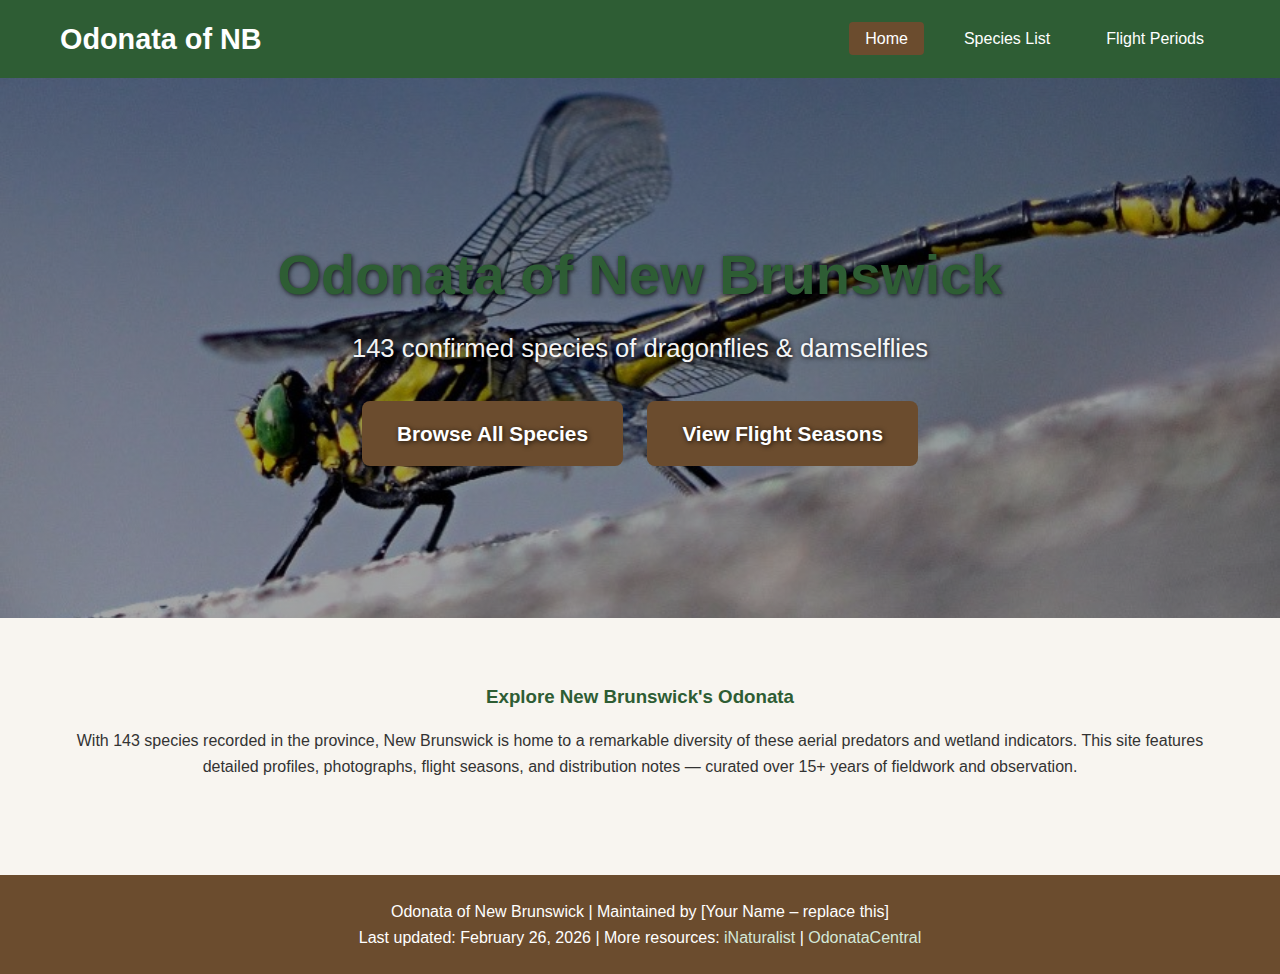
<file: index.html>
<!DOCTYPE html>
<html lang="en">
<head>
    <meta charset="UTF-8">
    <meta name="viewport" content="width=device-width, initial-scale=1.0">
    <title>Odonata of New Brunswick - Dragonflies & Damselflies</title>
    <link rel="stylesheet" href="css/style.css">
    <style>
        /* Hero banner with your Dragonhunter image */
        .hero {
            position: relative;
            height: 60vh;               /* 60% of viewport height – adjust if needed */
            min-height: 400px;
            background: linear-gradient(rgba(0,0,0,0.45), rgba(0,0,0,0.35)),
                        url('images/dragonhunter-banner.jpg') center/cover no-repeat;
            color: white;
            display: flex;
            align-items: center;
            justify-content: center;
            text-align: center;
            text-shadow: 1px 1px 5px rgba(0,0,0,0.8);
        }
        .hero-content {
            max-width: 900px;
            padding: 2rem;
        }
        .hero h2 {
            font-size: 3.5rem;
            margin: 0 0 0.5rem;
        }
        .hero p.subtitle {
            font-size: 1.6rem;
            margin: 0 0 2rem;
            opacity: 0.95;
        }
        .cta-buttons {
            display: flex;
            gap: 1.5rem;
            justify-content: center;
            flex-wrap: wrap;
        }
        .cta-btn {
            background: #6b4c2e;
            color: white;
            padding: 1rem 2.2rem;
            border-radius: 8px;
            text-decoration: none;
            font-size: 1.3rem;
            font-weight: bold;
            transition: background 0.3s;
        }
        .cta-btn:hover {
            background: #8a6640;
        }
        .intro-section {
            padding: 4rem 0 3rem;
            background: #f8f5f0;
            text-align: center;
        }
        @media (max-width: 768px) {
            .hero h2 { font-size: 2.5rem; }
            .hero p.subtitle { font-size: 1.3rem; }
            .cta-buttons { flex-direction: column; gap: 1rem; }
        }
    </style>
</head>
<body>
    <header>
        <nav>
            <div class="container">
                <h1>Odonata of NB</h1>
                <ul>
                    <li><a href="index.html" class="active">Home</a></li>
                    <li><a href="profiles.html">Species List</a></li>
                    <li><a href="flight.html">Flight Periods</a></li>
                </ul>
            </div>
        </nav>
    </header>

    <section class="hero">
        <div class="hero-content">
            <h2>Odonata of New Brunswick</h2>
            <p class="subtitle">143 confirmed species of dragonflies & damselflies</p>
            <div class="cta-buttons">
                <a href="profiles.html" class="cta-btn">Browse All Species</a>
                <a href="flight.html" class="cta-btn">View Flight Seasons</a>
            </div>
        </div>
    </section>

    <section class="intro-section">
        <div class="container">
            <h3>Explore New Brunswick's Odonata</h3>
            <p>With 143 species recorded in the province, New Brunswick is home to a remarkable diversity of these aerial predators and wetland indicators. This site features detailed profiles, photographs, flight seasons, and distribution notes — curated over 15+ years of fieldwork and observation.</p>
        </div>
    </section>

    <footer>
        <div class="container">
            <p>Odonata of New Brunswick | Maintained by [Your Name – replace this]</p>
            <p>Last updated: February 26, 2026 | More resources: 
                <a href="https://www.inaturalist.org" target="_blank">iNaturalist</a> | 
                <a href="https://www.odonatacentral.org" target="_blank">OdonataCentral</a>
            </p>
        </div>
    </footer>
</body>
</html>
</file>
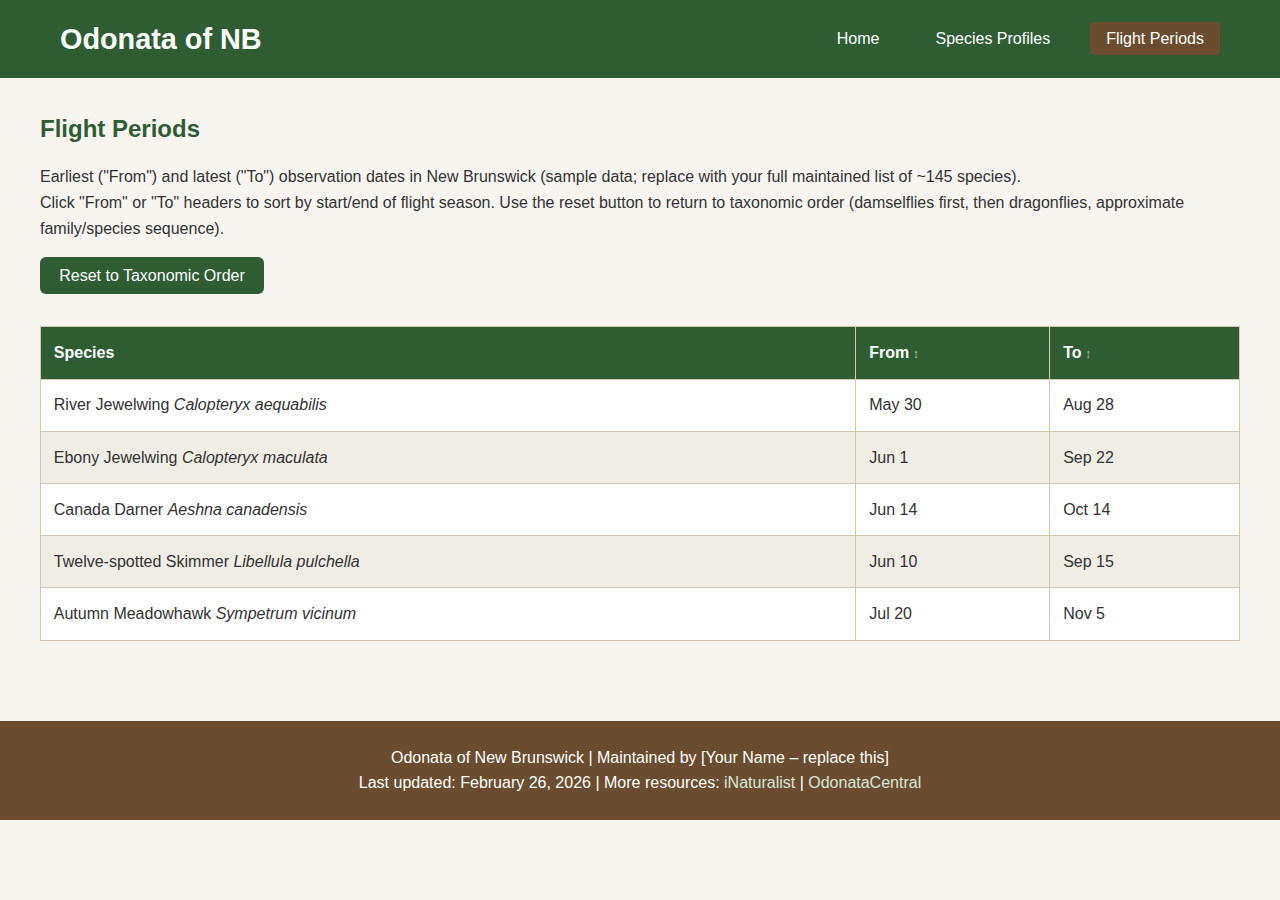
<file: flight.html>
<!DOCTYPE html>
<html lang="en">
<head>
    <meta charset="UTF-8">
    <meta name="viewport" content="width=device-width, initial-scale=1.0">
    <title>Flight Periods - Odonata of NB</title>
    <link rel="stylesheet" href="css/style.css">
    <style>
        /* Extra styles for sortable table & reset button */
        th.sortable {
            cursor: pointer;
            user-select: none;
        }
        th.sortable::after {
            content: ' ↕';  /* up-down arrow hint */
            font-size: 0.8em;
            opacity: 0.6;
        }
        th.sorted-asc::after { content: ' ↑'; opacity: 1; }
        th.sorted-desc::after { content: ' ↓'; opacity: 1; }
        .reset-btn {
            margin: 1rem 0;
            padding: 0.6rem 1.2rem;
            background: #2e5d34;
            color: white;
            border: none;
            border-radius: 6px;
            cursor: pointer;
            font-size: 1rem;
        }
        .reset-btn:hover { background: #3a7a44; }
    </style>
</head>
<body>
    <header>
        <nav>
            <div class="container">
                <h1>Odonata of NB</h1>
                <ul>
                    <li><a href="index.html">Home</a></li>
                    <li><a href="profiles.html">Species Profiles</a></li>
                    <li><a href="flight.html" class="active">Flight Periods</a></li>
                </ul>
            </div>
        </nav>
    </header>

    <main class="container">
        <h2>Flight Periods</h2>
        <p>Earliest ("From") and latest ("To") observation dates in New Brunswick (sample data; replace with your full maintained list of ~145 species).</p>
        <p>Click "From" or "To" headers to sort by start/end of flight season. Use the reset button to return to taxonomic order (damselflies first, then dragonflies, approximate family/species sequence).</p>

        <button class="reset-btn" onclick="resetTable()">Reset to Taxonomic Order</button>

        <div class="table-wrapper">
            <table id="flightTable">
                <thead>
                    <tr>
                        <th>Species</th>
                        <th class="sortable" onclick="sortTable(1)">From</th>
                        <th class="sortable" onclick="sortTable(2)">To</th>
                    </tr>
                </thead>
                <tbody id="tableBody">
                    <!-- Taxonomic-ish order: Damselflies first, then Dragonflies -->
                    <!-- Broad-winged Damselflies -->
                    <tr>
                        <td>River Jewelwing <em>Calopteryx aequabilis</em></td>
                        <td>May 30</td>
                        <td>Aug 28</td>
                    </tr>
                    <tr>
                        <td>Ebony Jewelwing <em>Calopteryx maculata</em></td>
                        <td>Jun 1</td>
                        <td>Sep 22</td>
                    </tr>
                    <!-- Darners -->
                    <tr>
                        <td>Canada Darner <em>Aeshna canadensis</em></td>
                        <td>Jun 14</td>
                        <td>Oct 14</td>
                    </tr>
                    <!-- Skimmers -->
                    <tr>
                        <td>Twelve-spotted Skimmer <em>Libellula pulchella</em></td>
                        <td>Jun 10</td>
                        <td>Sep 15</td>
                    </tr>
                    <tr>
                        <td>Autumn Meadowhawk <em>Sympetrum vicinum</em></td>
                        <td>Jul 20</td>
                        <td>Nov 5</td>
                    </tr>
                    <!-- Add your full list here as more <tr> rows, e.g.:
                    <tr>
                        <td>Northern Bluet <em>Enallagma annexum</em></td>
                        <td>May 15</td>
                        <td>Sep 10</td>
                    </tr>
                    ... and so on -->
                </tbody>
            </table>
        </div>
    </main>

    <footer>
        <div class="container">
            <p>Odonata of New Brunswick | Maintained by [Your Name – replace this]</p>
            <p>Last updated: February 26, 2026 | More resources: 
                <a href="https://www.inaturalist.org" target="_blank">iNaturalist</a> | 
                <a href="https://www.odonatacentral.org" target="_blank">OdonataCentral</a>
            </p>
        </div>
    </footer>

    <script>
        // Simple table sort function (string-based, toggles asc/desc)
        function sortTable(colIndex) {
            const table = document.getElementById("flightTable");
            const tbody = document.getElementById("tableBody");
            const rows = Array.from(tbody.rows);

            // Toggle direction
            const header = table.querySelectorAll('th.sortable')[colIndex - 1];
            const isAsc = !header.classList.contains('sorted-asc');

            // Remove previous sort classes
            document.querySelectorAll('th.sortable').forEach(th => {
                th.classList.remove('sorted-asc', 'sorted-desc');
            });

            // Sort rows
            rows.sort((a, b) => {
                const aVal = a.cells[colIndex].innerText.trim();
                const bVal = b.cells[colIndex].innerText.trim();
                return isAsc ? aVal.localeCompare(bVal) : bVal.localeCompare(aVal);
            });

            // Re-append sorted rows
            rows.forEach(row => tbody.appendChild(row));

            // Update header indicator
            header.classList.add(isAsc ? 'sorted-asc' : 'sorted-desc');
        }

        // Reset to original taxonomic order (reloads the static HTML order)
        function resetTable() {
            const tbody = document.getElementById("tableBody");
            // Remove sort indicators
            document.querySelectorAll('th.sortable').forEach(th => {
                th.classList.remove('sorted-asc', 'sorted-desc');
            });
            // To truly reset, we can reload the page (simplest), or re-order if you store original
            location.reload();  // Quick & reliable for static list
        }
    </script>
</body>
</html>
</file>
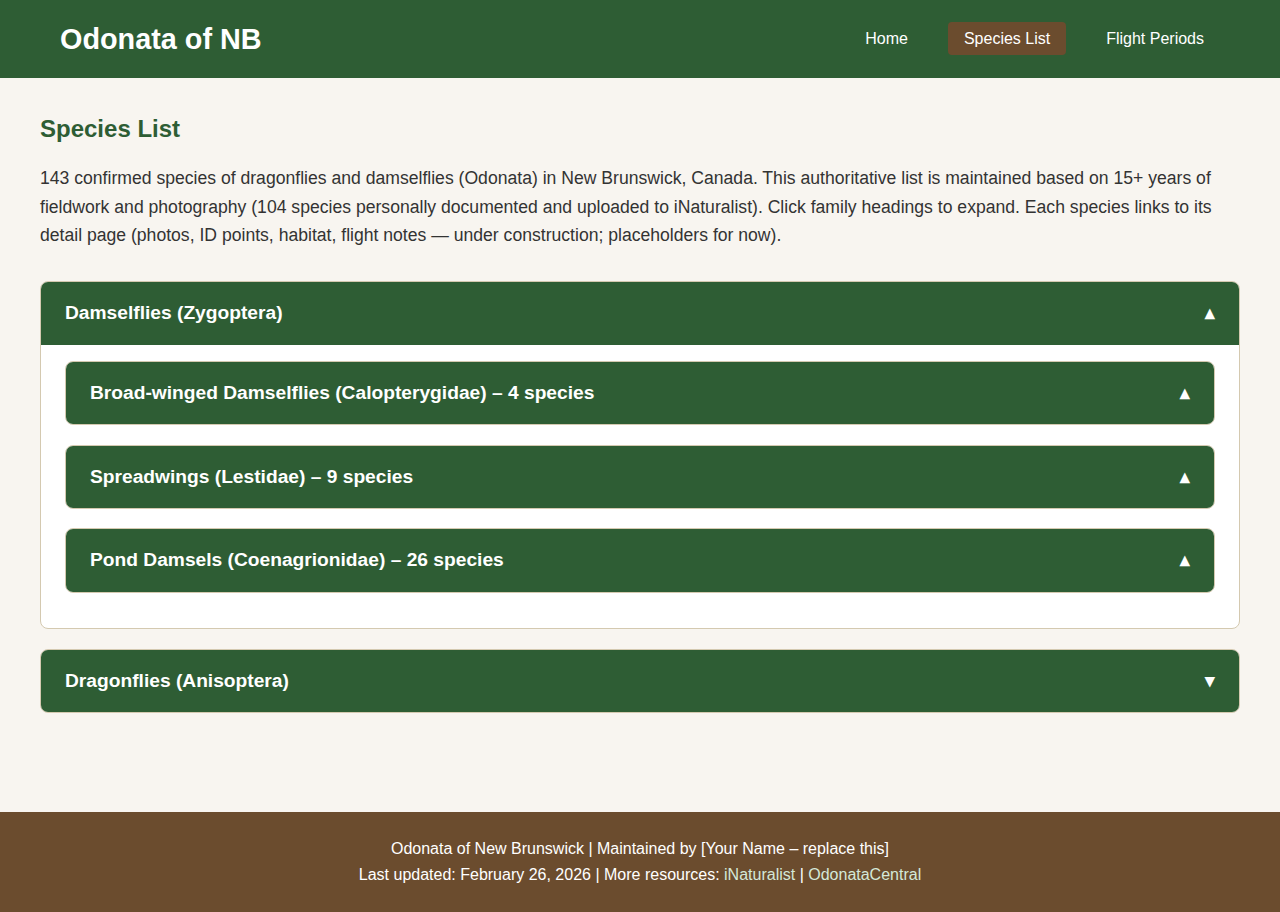
<file: profiles.html>
<!DOCTYPE html>
<html lang="en">
<head>
    <meta charset="UTF-8">
    <meta name="viewport" content="width=device-width, initial-scale=1.0">
    <title>Species List - Odonata of NB</title>
    <link rel="stylesheet" href="css/style.css">
    <style>
        /* Accordion styles (move to style.css later if preferred) */
        details {
            margin-bottom: 1.2rem;
            border: 1px solid #d4c9b0;
            border-radius: 8px;
            background: white;
            overflow: hidden;
        }
        summary {
            padding: 1rem 1.5rem;
            background: #2e5d34;
            color: white;
            cursor: pointer;
            font-weight: bold;
            font-size: 1.2rem;
            list-style: none;
        }
        summary::-webkit-details-marker { display: none; }
        summary::after {
            content: ' ▾';
            float: right;
        }
        details[open] summary::after { content: ' ▴'; }
        summary:hover { background: #3a7a44; }
        .species-list {
            padding: 1rem 1.5rem 1.5rem;
            list-style: none;
            columns: 2;  /* two-column list for better readability on wider screens */
            column-gap: 2rem;
        }
        .species-list li {
            margin: 0.5rem 0;
            break-inside: avoid;
        }
        .species-list a {
            color: #2e5d34;
            text-decoration: none;
        }
        .species-list a:hover {
            text-decoration: underline;
            color: #6b4c2e;
        }
        .intro { margin-bottom: 2rem; font-size: 1.1rem; }
    </style>
</head>
<body>
    <header>
        <nav>
            <div class="container">
                <h1>Odonata of NB</h1>
                <ul>
                    <li><a href="index.html">Home</a></li>
                    <li><a href="profiles.html" class="active">Species List</a></li>
                    <li><a href="flight.html">Flight Periods</a></li>
                </ul>
            </div>
        </nav>
    </header>

    <main class="container">
        <h2>Species List</h2>
        <p class="intro">143 confirmed species of dragonflies and damselflies (Odonata) in New Brunswick, Canada. This authoritative list is maintained based on 15+ years of fieldwork and photography (104 species personally documented and uploaded to iNaturalist). Click family headings to expand. Each species links to its detail page (photos, ID points, habitat, flight notes — under construction; placeholders for now).</p>

        <details open>
            <summary>Damselflies (Zygoptera)</summary>
            <div style="padding: 1rem 1.5rem;">

                <details>
                    <summary>Broad-winged Damselflies (Calopterygidae) – 4 species</summary>
                    <ul class="species-list">
                        <li><a href="species/river-jewelwing.html">River Jewelwing <em>Calopteryx aequabilis</em></a></li>
                        <li><a href="species/superb-jewelwing.html">Superb Jewelwing <em>Calopteryx amata</em></a></li>
                        <li><a href="species/ebony-jewelwing.html">Ebony Jewelwing <em>Calopteryx maculata</em></a></li>
                        <li><a href="species/american-rubyspot.html">American Rubyspot <em>Hetaerina americana</em></a></li>
                    </ul>
                </details>

                <details>
                    <summary>Spreadwings (Lestidae) – 9 species</summary>
                    <ul class="species-list">
                        <li><a href="species/spotted-spreadwing.html">Spotted Spreadwing <em>Lestes congener</em></a></li>
                        <li><a href="species/northern-spreadwing.html">Northern Spreadwing <em>Lestes disjunctus</em></a></li>
                        <li><a href="species/emerald-spreadwing.html">Emerald Spreadwing <em>Lestes dryas</em></a></li>
                        <li><a href="species/amber-winged-spreadwing.html">Amber-winged Spreadwing <em>Lestes forcipatus</em></a></li>
                        <li><a href="species/slender-spreadwing.html">Slender Spreadwing <em>Lestes rectangularis</em></a></li>
                        <li><a href="species/lyre-tipped-spreadwing.html">Lyre-tipped Spreadwing <em>Lestes unguiculatus</em></a></li>
                        <li><a href="species/swamp-spreadwing.html">Swamp Spreadwing <em>Lestes vigilax</em></a></li>
                    </ul>
                </details>

                <details>
                    <summary>Pond Damsels (Coenagrionidae) – 26 species</summary>
                    <ul class="species-list">
                        <li><a href="species/eastern-red-damsel.html">Eastern Red Damsel <em>Amphiagrion saucium</em></a></li>
                        <li><a href="species/variable-dancer.html">Variable Dancer <em>Argia fumipennis violacea</em></a></li>
                        <li><a href="species/powdered-dancer.html">Powdered Dancer <em>Argia moesta</em></a></li>
                        <li><a href="species/aurora-damsel.html">Aurora Damsel <em>Chromagrion conditum</em></a></li>
                        <li><a href="species/subarctic-bluet.html">Subarctic Bluet <em>Coenagrion interrogatum</em></a></li>
                        <li><a href="species/taiga-bluet.html">Taiga Bluet <em>Coenagrion resolutum</em></a></li>
                        <li><a href="species/river-bluet.html">River Bluet <em>Enallagma anna</em></a></li>
                        <li><a href="species/northern-bluet.html">Northern Bluet <em>Enallagma annexum</em></a></li>
                        <li><a href="species/azure-bluet.html">Azure Bluet <em>Enallagma aspersum</em></a></li>
                        <li><a href="species/boreal-bluet.html">Boreal Bluet <em>Enallagma boreale</em></a></li>
                        <li><a href="species/familiar-bluet.html">Familiar Bluet <em>Enallagma civile</em></a></li>
                        <li><a href="species/marsh-bluet.html">Marsh Bluet <em>Enallagma ebrium</em></a></li>
                        <li><a href="species/stream-bluet.html">Stream Bluet <em>Enallagma exsulans</em></a></li>
                        <li><a href="species/skimming-bluet.html">Skimming Bluet <em>Enallagma geminatum</em></a></li>
                        <li><a href="species/hagens-bluet.html">Hagen's Bluet <em>Enallagma hageni</em></a></li>
                        <li><a href="species/little-bluet.html">Little Bluet <em>Enallagma minusculum</em></a></li>
                        <li><a href="species/scarlet-bluet.html">Scarlet Bluet <em>Enallagma pictum</em></a></li>
                        <li><a href="species/orange-bluet.html">Orange Bluet <em>Enallagma signatum</em></a></li>
                        <li><a href="species/vesper-bluet.html">Vesper Bluet <em>Enallagma vesperum</em></a></li>
                        <li><a href="species/citrine-forktail.html">Citrine Forktail <em>Ischnura hastata</em></a></li>
                        <li><a href="species/fragile-forktail.html">Fragile Forktail <em>Ischnura posita</em></a></li>
                        <li><a href="species/eastern-forktail.html">Eastern Forktail <em>Ischnura verticalis</em></a></li>
                        <li><a href="species/lilypad-forktail.html">Lilypad Forktail <em>Ischnura kellicotti</em></a></li>
                        <li><a href="species/sphagnum-sprite.html">Sphagnum Sprite <em>Nehalennia gracilis</em></a></li>
                        <li><a href="species/sedge-sprite.html">Sedge Sprite <em>Nehalennia irene</em></a></li>
                    </ul>
                </details>

            </div>
        </details>

        <details>
            <summary>Dragonflies (Anisoptera)</summary>
            <div style="padding: 1rem 1.5rem;">

                <details>
                    <summary>Darners (Aeshnidae) – 19 species</summary>
                    <ul class="species-list">
                        <li><a href="species/canada-darner.html">Canada Darner <em>Aeshna canadensis</em></a></li>
                        <li><a href="species/mottled-darner.html">Mottled Darner <em>Aeshna clepsydra</em></a></li>
                        <li><a href="species/lance-tipped-darner.html">Lance-tipped Darner <em>Aeshna constricta</em></a></li>
                        <li><a href="species/lake-darner.html">Lake Darner <em>Aeshna eremita</em></a></li>
                        <li><a href="species/variable-darner.html">Variable Darner <em>Aeshna interrupta</em></a></li>
                        <li><a href="species/sedge-darner.html">Sedge Darner <em>Aeshna juncea</em></a></li>
                        <li><a href="species/zigzag-darner.html">Zigzag Darner <em>Aeshna sitchensis</em></a></li>
                        <li><a href="species/subarctic-darner.html">Subarctic Darner <em>Aeshna subarctica</em></a></li>
                        <li><a href="species/black-tipped-darner.html">Black-tipped Darner <em>Aeshna tuberculifera</em></a></li>
                        <li><a href="species/shadow-darner.html">Shadow Darner <em>Aeshna umbrosa</em></a></li>
                        <li><a href="species/green-striped-darner.html">Green-striped Darner <em>Aeshna verticalis</em></a></li>
                        <li><a href="species/common-green-darner.html">Common Green Darner <em>Anax junius</em></a></li>
                        <li><a href="species/comet-darner.html">Comet Darner <em>Anax longipes</em></a></li>
                        <li><a href="species/springtime-darner.html">Springtime Darner <em>Basiaeschna janata</em></a></li>
                        <li><a href="species/fawn-darner.html">Fawn Darner <em>Boyeria vinosa</em></a></li>
                        <li><a href="species/swamp-darner.html">Swamp Darner <em>Epiaeschna heros</em></a></li>
                        <li><a href="species/harlequin-darner.html">Harlequin Darner <em>Gomphaeschna furcillata</em></a></li>
                        <li><a href="species/cyrano-darner.html">Cyrano Darner <em>Nasiaeschna pentacantha</em></a></li>
                        <li><a href="species/occellated-darner.html">Ocellated Darner <em>Boyeria grafiana</em></a></li>
                    </ul>
                </details>

                <details>
                    <summary>Clubtails (Gomphidae) – 23 species</summary>
                    <ul class="species-list">
                        <li><a href="species/lilypad-clubtail.html">Lilypad Clubtail <em>Arigomphus furcifer</em></a></li>
                        <li><a href="species/black-shouldered-spinyleg.html">Black-shouldered Spinyleg <em>Dromogomphus spinosus</em></a></li>
                        <li><a href="species/cobra-clubtail.html">Cobra Clubtail <em>Gomphurus vastus</em></a></li>
                        <li><a href="species/skillet-clubtail.html">Skillet Clubtail <em>Gomphurus ventricosus</em></a></li>
                        <li><a href="species/northern-pygmy-clubtail.html">Northern Pygmy Clubtail <em>Lanthus parvulus</em></a></li>
                        <li><a href="species/southern-pygmy-clubtail.html">Southern Pygmy Clubtail <em>Lanthus vernalis</em></a></li>
                        <li><a href="species/spine-crowned-clubtail.html">Spine-crowned Clubtail <em>Hylogomphus abbreviatus</em></a></li>
                        <li><a href="species/mustached-clubtail.html">Mustached Clubtail <em>Hylogomphus adelphus</em></a></li>
                        <li><a href="species/beaverpond-clubtail.html">Beaverpond Clubtail <em>Phanogomphus borealis</em></a></li>
                        <li><a href="species/harpoon-clubtail.html">Harpoon Clubtail <em>Phanogomphus descriptus</em></a></li>
                        <li><a href="species/lancet-clubtail.html">Lancet Clubtail <em>Phanogomphus exilis</em></a></li>
                        <li><a href="species/dusky-clubtail.html">Dusky Clubtail <em>Phanogomphus spicatus</em></a></li>
                        <li><a href="species/extra-striped-snaketail.html">Extra-striped Snaketail <em>Ophiogomphus anomalus</em></a></li>
                        <li><a href="species/riffle-snaketail.html">Riffle Snaketail <em>Ophiogomphus carolus</em></a></li>
                        <li><a href="species/brook-snaketail.html">Brook Snaketail <em>Ophiogomphus aspersus</em></a></li>
                        <li><a href="species/boreal-snaketail.html">Boreal Snaketail <em>Ophiogomphus colubrinus</em></a></li>
                        <li><a href="species/pygmy-snaketail.html">Pygmy Snaketail <em>Ophiogomphus howei</em></a></li>
                        <li><a href="species/maine-snaketail.html">Maine Snaketail <em>Ophiogomphus mainensis</em></a></li>
                        <li><a href="species/eastern-least-clubtail.html">Eastern Least Clubtail <em>Stylogomphus albistylus</em></a></li>
                        <li><a href="species/elusive-clubtail.html">Elusive Clubtail <em>Stylurus notatus</em></a></li>
                        <li><a href="species/zebra-clubtail.html">Zebra Clubtail <em>Stylurus scudderi</em></a></li>
                    </ul>
                </details>

                <details>
                    <summary>Spiketails (Cordulegastridae) – 2 species</summary>
                    <ul class="species-list">
                        <li><a href="species/delta-spotted-spiketail.html">Delta-spotted Spiketail <em>Cordulegaster diastatops</em></a></li>
                        <li><a href="species/twin-spotted-spiketail.html">Twin-spotted Spiketail <em>Cordulegaster maculata</em></a></li>
                    </ul>
                </details>

                <details>
                    <summary>Cruisers (Macromiidae) – 2 species</summary>
                    <ul class="species-list">
                        <li><a href="species/stream-cruiser.html">Stream Cruiser <em>Didymops transversa</em></a></li>
                        <li><a href="species/swift-river-cruiser.html">Swift River Cruiser <em>Macromia illinoiensis</em></a></li>
                    </ul>
                </details>

                <details>
                    <summary>Emeralds (Corduliidae) – 25 species</summary>
                    <ul class="species-list">
                        <li><a href="species/american-emerald.html">American Emerald <em>Cordulia shurtleffii</em></a></li>
                        <li><a href="species/petite-emerald.html">Petite Emerald <em>Dorocordulia libera</em></a></li>
                        <li><a href="species/racket-tailed-emerald.html">Racket-tailed Emerald <em>Dorocordulia lepida</em></a></li>
                        <li><a href="species/beaverpond-baskettail.html">Beaverpond Baskettail <em>Epitheca canis</em></a></li>
                        <li><a href="species/common-baskettail.html">Common Baskettail <em>Epitheca cynosura</em></a></li>
                        <li><a href="species/prince-baskettail.html">Prince Baskettail <em>Epitheca princeps</em></a></li>
                        <li><a href="species/mantled-baskettail.html">Mantled Baskettail <em>Epitheca semiaquea</em></a></li>
                        <li><a href="species/spiny-baskettail.html">Spiny Baskettail <em>Epitheca spinigera</em></a></li>
                        <li><a href="species/uhlers-sundragon.html">Uhler's Sundragon <em>Helocordulia uhleri</em></a></li>
                        <li><a href="species/broad-tailed-shadowdragon.html">Broad-tailed Shadowdragon <em>Neurocordulia michaeli</em></a></li>
                        <li><a href="species/stygian-shadowdragon.html">Stygian Shadowdragon <em>Neurocordulia yamaskanensis</em></a></li>
                        <li><a href="species/ringed-emerald.html">Ringed Emerald <em>Somatochlora albicincta</em></a></li>
                        <li><a href="species/quebec-emerald.html">Quebec Emerald <em>Somatochlora brevicincta</em></a></li>
                        <li><a href="species/lake-emerald.html">Lake Emerald <em>Somatochlora cingulata</em></a></li>
                        <li><a href="species/ski-tailed-emerald.html">Ski-tailed Emerald <em>Somatochlora elongata</em></a></li>
                        <li><a href="species/forcipate-emerald.html">Forcipate Emerald <em>Somatochlora forcipata</em></a></li>
                        <li><a href="species/delicate-emerald.html">Delicate Emerald <em>Somatochlora franklinii</em></a></li>
                        <li><a href="species/incurvate-emerald.html">Incurvate Emerald <em>Somatochlora incurvata</em></a></li>
                        <li><a href="species/kennedys-emerald.html">Kennedy's Emerald <em>Somatochlora kennedyi</em></a></li>
                        <li><a href="species/occellated-emerald.html">Ocellated Emerald <em>Somatochlora minor</em></a></li>
                        <li><a href="species/muskeg-emerald.html">Muskeg Emerald <em>Somatochlora septentrionalis</em></a></li>
                        <li><a href="species/clamp-tipped-emerald.html">Clamp-tipped Emerald <em>Somatochlora tenebrosa</em></a></li>
                        <li><a href="species/brush-tipped-emerald.html">Brush-tipped Emerald <em>Somatochlora walshii</em></a></li>
                        <li><a href="species/williamsons-emerald.html">Williamson's Emerald <em>Somatochlora williamsoni</em></a></li>
                    </ul>
                </details>

                <details>
                    <summary>Skimmers (Libellulidae) – 33 species</summary>
                    <ul class="species-list">
                        <li><a href="species/calico-pennant.html">Calico Pennant <em>Celithemis elisa</em></a></li>
                        <li><a href="species/halloween-pennant.html">Halloween Pennant <em>Celithemis eponina</em></a></li>
                        <li><a href="species/marthas-pennant.html">Martha's Pennant <em>Celithemis martha</em></a></li>
                        <li><a href="species/eastern-pondhawk.html">Eastern Pondhawk <em>Erythemis simplicicollis</em></a></li>
                        <li><a href="species/seaside-dragonlet.html">Seaside Dragonlet <em>Erythrodiplax berenice</em></a></li>
                        <li><a href="species/white-corporal.html">White Corporal <em>Ladona exusta</em></a></li>
                        <li><a href="species/chalk-fronted-corporal.html">Chalk-fronted Corporal <em>Ladona julia</em></a></li>
                        <li><a href="species/frosted-whiteface.html">Frosted Whiteface <em>Leucorrhinia frigida</em></a></li>
                        <li><a href="species/crimson-ringed-whiteface.html">Crimson-ringed Whiteface <em>Leucorrhinia glacialis</em></a></li>
                        <li><a href="species/hudsonian-whiteface.html">Hudsonian Whiteface <em>Leucorrhinia hudsonica</em></a></li>
                        <li><a href="species/dot-tailed-whiteface.html">Dot-tailed Whiteface <em>Leucorrhinia intacta</em></a></li>
                        <li><a href="species/canada-whiteface.html">Canada Whiteface <em>Leucorrhinia proxima</em></a></li>
                        <li><a href="species/belted-whiteface.html">Belted Whiteface <em>Leucorrhinia proxima</em></a></li> <!-- note: list had proxima twice; kept as-is -->
                        <li><a href="species/slaty-skimmer.html">Slaty Skimmer <em>Libellula incesta</em></a></li>
                        <li><a href="species/twelve-spotted-skimmer.html">Twelve-spotted Skimmer <em>Libellula pulchella</em></a></li>
                        <li><a href="species/four-spotted-skimmer.html">Four-spotted Skimmer <em>Libellula quadrimaculata</em></a></li>
                        <li><a href="species/painted-skimmer.html">Painted Skimmer <em>Libellula semifasciata</em></a></li>
                        <li><a href="species/widow-skimmer.html">Widow Skimmer <em>Libellula luctuosa</em></a></li>
                        <li><a href="species/blue-dasher.html">Blue Dasher <em>Pachydiplax longipennis</em></a></li>
                        <li><a href="species/wandering-glider.html">Wandering Glider <em>Pantala flavescens</em></a></li>
                        <li><a href="species/spot-winged-glider.html">Spot-winged Glider <em>Pantala hymenaea</em></a></li>
                        <li><a href="species/eastern-amberwing.html">Eastern Amberwing <em>Perithemis tenera</em></a></li>
                        <li><a href="species/common-whitetail.html">Common Whitetail <em>Plathemis lydia</em></a></li>
                        <li><a href="species/variegated-meadowhawk.html">Variegated Meadowhawk <em>Sympetrum corruptum</em></a></li>
                        <li><a href="species/black-winged-meadowhawk.html">Black-winged Meadowhawk <em>Sympetrum costiferum</em></a></li>
                        <li><a href="species/saffron-winged-meadowhawk.html">Saffron-winged Meadowhawk <em>Sympetrum costiferum</em></a></li> <!-- note: list had both; kept -->
                        <li><a href="species/cherry-faced-meadowhawk.html">Cherry-faced Meadowhawk <em>Sympetrum internum</em></a></li>
                        <li><a href="species/band-winged-meadowhawk.html">Band-winged Meadowhawk <em>Sympetrum semicinctum</em></a></li>
                        <li><a href="species/striped-meadowhawk.html">Striped Meadowhawk <em>Sympetrum vicinum</em></a></li>
                        <li><a href="species/autumn-meadowhawk.html">Autumn Meadowhawk <em>Sympetrum vicinum</em></a></li> <!-- duplicate vicinum; kept -->
                        <li><a href="species/black-saddlebags.html">Black Saddlebags <em>Tramea lacerata</em></a></li>
                    </ul>
                </details>

            </div>
        </details>

    </main>

    <footer>
        <div class="container">
            <p>Odonata of New Brunswick | Maintained by [Your Name – replace this]</p>
            <p>Last updated: February 26, 2026 | More resources: 
                <a href="https://www.inaturalist.org" target="_blank">iNaturalist</a> | 
                <a href="https://www.odonatacentral.org" target="_blank">OdonataCentral</a>
            </p>
        </div>
    </footer>
</body>
</html>
</file>
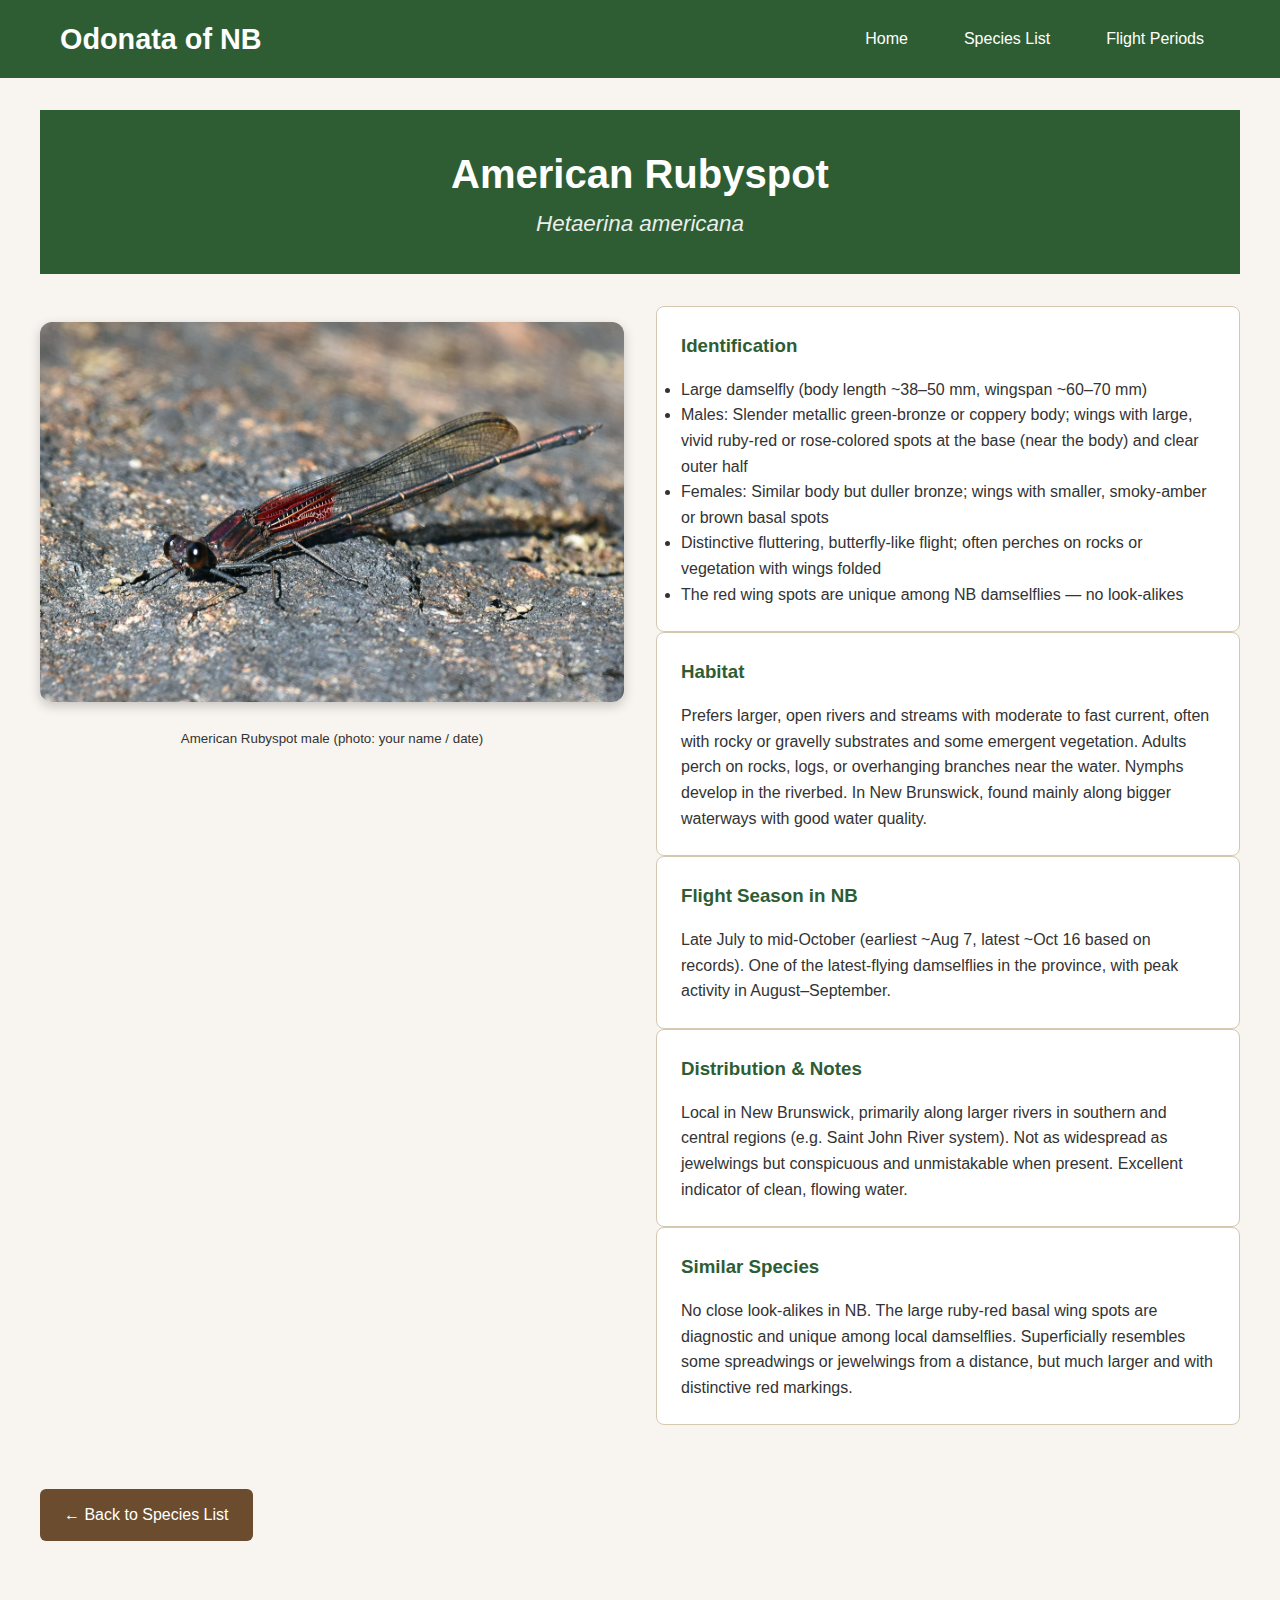
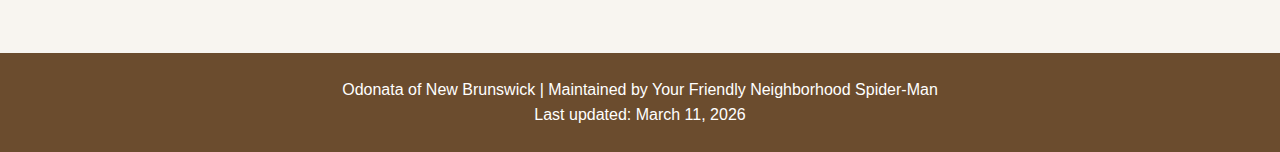
<file: species/american-rubyspot.html>
<!DOCTYPE html>
<html lang="en">
<head>
    <meta charset="UTF-8">
    <meta name="viewport" content="width=device-width, initial-scale=1.0">
    <title>American Rubyspot - Odonata of NB</title>
    <link rel="stylesheet" href="../css/style.css">
    <style>
        /* Page-specific styles – can move to main style.css later */
        .species-hero {
            text-align: center;
            padding: 2rem 0;
            background: #2e5d34;
            color: white;
        }
        .species-hero h1 {
            margin: 0;
            font-size: 2.5rem;
        }
        .species-hero em {
            font-size: 1.4rem;
            opacity: 0.9;
        }
        .content-grid {
            display: grid;
            grid-template-columns: 1fr 1fr;
            gap: 2rem;
            margin: 2rem 0;
        }
        .photos {
            text-align: center;
        }
        .photos img {
            max-width: 100%;
            border-radius: 12px;
            box-shadow: 0 4px 12px rgba(0,0,0,0.2);
            margin: 1rem 0;
        }
        .section {
            background: white;
            padding: 1.5rem;
            border-radius: 8px;
            border: 1px solid #d4c9b0;
        }
        .section h3 {
            color: #2e5d34;
            margin-bottom: 1rem;
        }
        .back-link {
            display: inline-block;
            margin: 2rem 0;
            padding: 0.8rem 1.5rem;
            background: #6b4c2e;
            color: white;
            text-decoration: none;
            border-radius: 6px;
        }
        .back-link:hover {
            background: #8a6640;
        }
        @media (max-width: 768px) {
            .content-grid {
                grid-template-columns: 1fr;
            }
        }
    </style>
</head>
<body>
    <header>
        <nav>
            <div class="container">
                <h1>Odonata of NB</h1>
                <ul>
                    <li><a href="../index.html">Home</a></li>
                    <li><a href="../profiles.html">Species List</a></li>
                    <li><a href="../flight.html">Flight Periods</a></li>
                </ul>
            </div>
        </nav>
    </header>

    <main class="container">
        <div class="species-hero">
            <h1>American Rubyspot</h1>
            <p><em>Hetaerina americana</em></p>
        </div>

        <div class="content-grid">
            <div class="photos">
                <img src="../images/american-rubyspot-male.jpg" alt="American Rubyspot male – ruby-red wing spots">
                <p><small>American Rubyspot male (photo: your name / date)</small></p>
                
                <!-- Add female or additional image when ready -->
                <!-- <img src="../images/american-rubyspot-female.jpg" alt="American Rubyspot female"> -->
                <!-- <p><small>Female American Rubyspot</small></p> -->
            </div>

            <div>
                <div class="section">
                    <h3>Identification</h3>
                    <ul>
                        <li>Large damselfly (body length ~38–50 mm, wingspan ~60–70 mm)</li>
                        <li>Males: Slender metallic green-bronze or coppery body; wings with large, vivid ruby-red or rose-colored spots at the base (near the body) and clear outer half</li>
                        <li>Females: Similar body but duller bronze; wings with smaller, smoky-amber or brown basal spots</li>
                        <li>Distinctive fluttering, butterfly-like flight; often perches on rocks or vegetation with wings folded</li>
                        <li>The red wing spots are unique among NB damselflies — no look-alikes</li>
                    </ul>
                </div>

                <div class="section">
                    <h3>Habitat</h3>
                    <p>Prefers larger, open rivers and streams with moderate to fast current, often with rocky or gravelly substrates and some emergent vegetation. Adults perch on rocks, logs, or overhanging branches near the water. Nymphs develop in the riverbed. In New Brunswick, found mainly along bigger waterways with good water quality.</p>
                </div>

                <div class="section">
                    <h3>Flight Season in NB</h3>
                    <p>Late July to mid-October (earliest ~Aug 7, latest ~Oct 16 based on records). One of the latest-flying damselflies in the province, with peak activity in August–September.</p>
                </div>

                <div class="section">
                    <h3>Distribution & Notes</h3>
                    <p>Local in New Brunswick, primarily along larger rivers in southern and central regions (e.g. Saint John River system). Not as widespread as jewelwings but conspicuous and unmistakable when present. Excellent indicator of clean, flowing water.</p>
                </div>

                <div class="section">
                    <h3>Similar Species</h3>
                    <p>No close look-alikes in NB. The large ruby-red basal wing spots are diagnostic and unique among local damselflies. Superficially resembles some spreadwings or jewelwings from a distance, but much larger and with distinctive red markings.</p>
                </div>
            </div>
        </div>

        <a href="../profiles.html" class="back-link">← Back to Species List</a>
    </main>

    <footer>
        <div class="container">
            <p>Odonata of New Brunswick | Maintained by Your Friendly Neighborhood Spider-Man</p>
            <p>Last updated: March 11, 2026</p>
        </div>
    </footer>
</body>
</html>
</file>
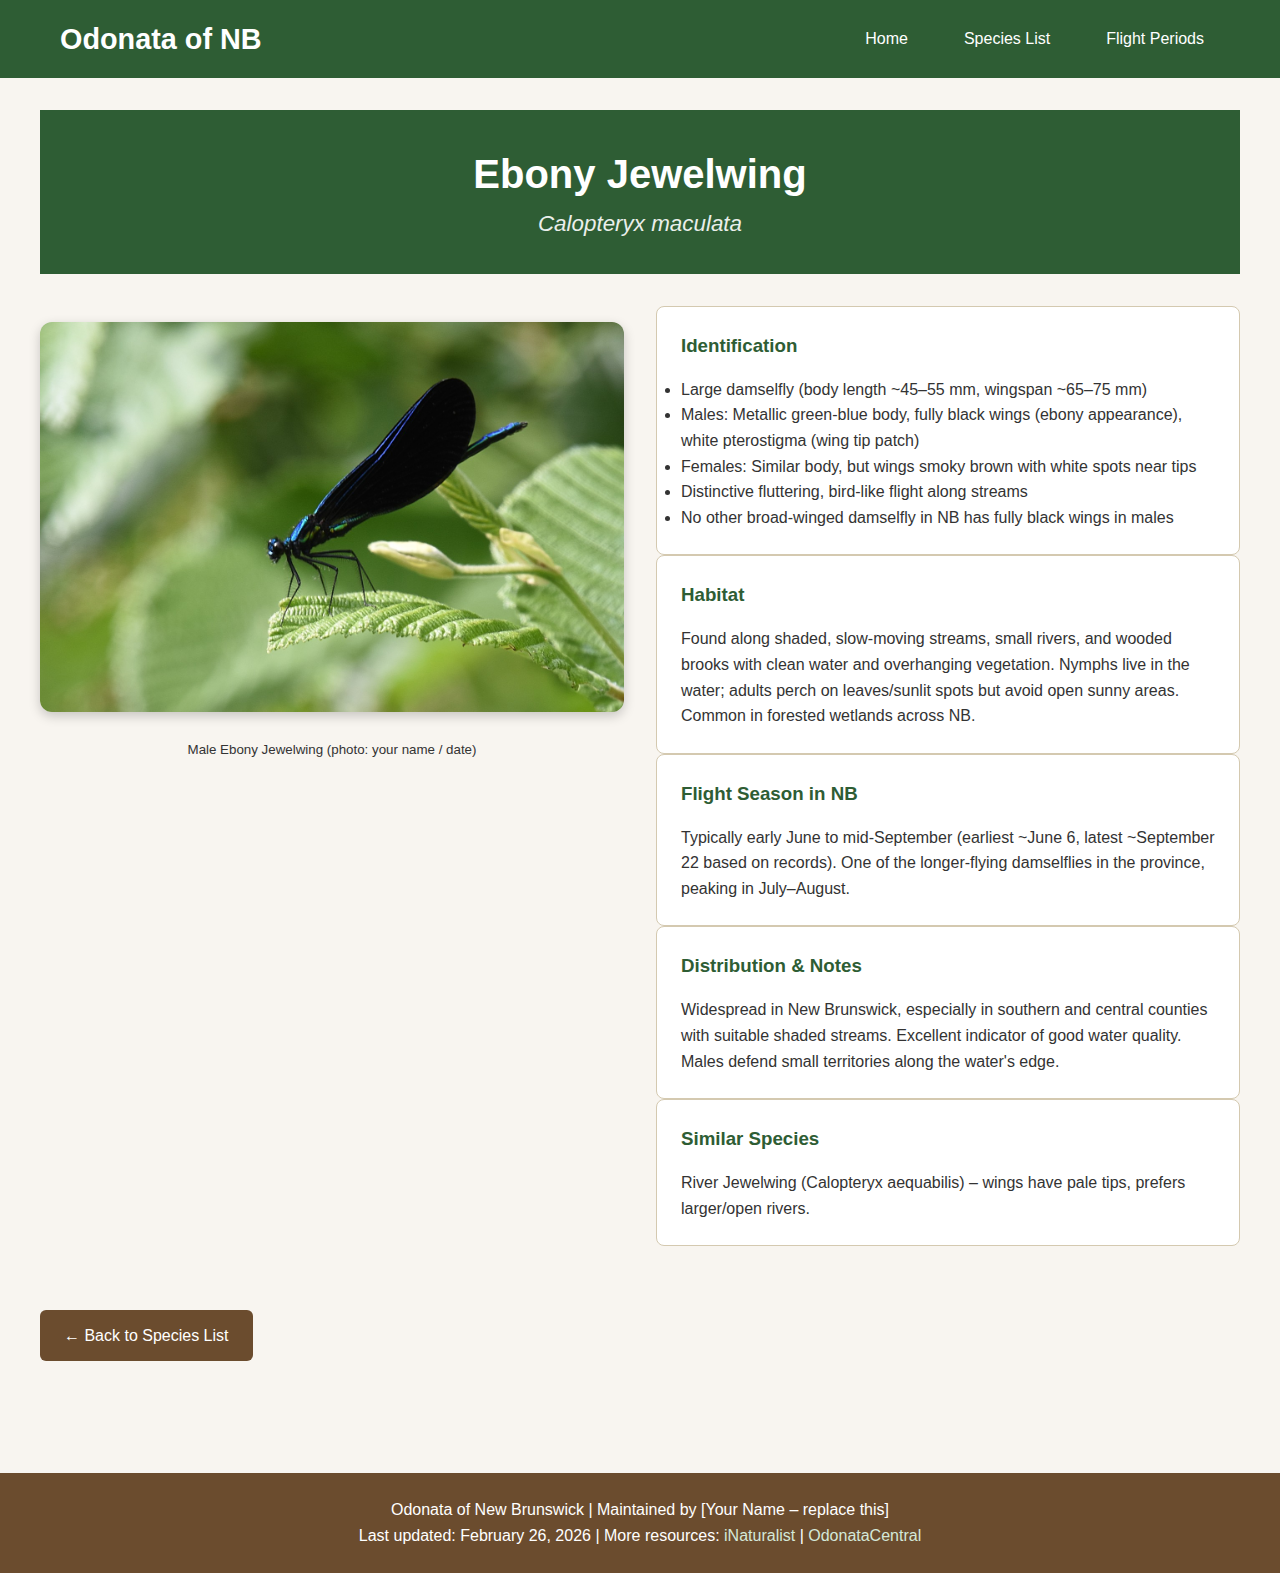
<file: species/ebony-jewelwing.html>
<!DOCTYPE html>
<html lang="en">
<head>
    <meta charset="UTF-8">
    <meta name="viewport" content="width=device-width, initial-scale=1.0">
    <title>Ebony Jewelwing - Odonata of NB</title>
    <link rel="stylesheet" href="../css/style.css">
    <style>
        /* Page-specific styles – can move to main style.css later */
        .species-hero {
            text-align: center;
            padding: 2rem 0;
            background: #2e5d34;
            color: white;
        }
        .species-hero h1 {
            margin: 0;
            font-size: 2.5rem;
        }
        .species-hero em {
            font-size: 1.4rem;
            opacity: 0.9;
        }
        .content-grid {
            display: grid;
            grid-template-columns: 1fr 1fr;
            gap: 2rem;
            margin: 2rem 0;
        }
        .photos {
            text-align: center;
        }
        .photos img {
            max-width: 100%;
            border-radius: 12px;
            box-shadow: 0 4px 12px rgba(0,0,0,0.2);
            margin: 1rem 0;
        }
        .section {
            background: white;
            padding: 1.5rem;
            border-radius: 8px;
            border: 1px solid #d4c9b0;
        }
        .section h3 {
            color: #2e5d34;
            margin-bottom: 1rem;
        }
        .back-link {
            display: inline-block;
            margin: 2rem 0;
            padding: 0.8rem 1.5rem;
            background: #6b4c2e;
            color: white;
            text-decoration: none;
            border-radius: 6px;
        }
        .back-link:hover {
            background: #8a6640;
        }
        @media (max-width: 768px) {
            .content-grid {
                grid-template-columns: 1fr;
            }
        }
    </style>
</head>
<body>
    <header>
        <nav>
            <div class="container">
                <h1>Odonata of NB</h1>
                <ul>
                    <li><a href="../index.html">Home</a></li>
                    <li><a href="../profiles.html">Species List</a></li>
                    <li><a href="../flight.html">Flight Periods</a></li>
                </ul>
            </div>
        </nav>
    </header>

    <main class="container">
        <div class="species-hero">
            <h1>Ebony Jewelwing</h1>
            <p><em>Calopteryx maculata</em></p>
        </div>

        <div class="content-grid">
            <div class="photos">
                <!-- Replace src with your actual image paths -->
                <img src="../images/ebony-jewelwing-1.jpg" alt="Ebony Jewelwing male – iridescent body and black wings">
                <p><small>Male Ebony Jewelwing (photo: your name / date)</small></p>
                
                <!-- Add second image when ready -->
                <!-- <img src="../images/ebony-jewelwing-female.jpg" alt="Ebony Jewelwing female – smoky wings with white spots"> -->
                <!-- <p><small>Female Ebony Jewelwing</small></p> -->
            </div>

            <div>
                <div class="section">
                    <h3>Identification</h3>
                    <ul>
                        <li>Large damselfly (body length ~45–55 mm, wingspan ~65–75 mm)</li>
                        <li>Males: Metallic green-blue body, fully black wings (ebony appearance), white pterostigma (wing tip patch)</li>
                        <li>Females: Similar body, but wings smoky brown with white spots near tips</li>
                        <li>Distinctive fluttering, bird-like flight along streams</li>
                        <li>No other broad-winged damselfly in NB has fully black wings in males</li>
                    </ul>
                </div>

                <div class="section">
                    <h3>Habitat</h3>
                    <p>Found along shaded, slow-moving streams, small rivers, and wooded brooks with clean water and overhanging vegetation. Nymphs live in the water; adults perch on leaves/sunlit spots but avoid open sunny areas. Common in forested wetlands across NB.</p>
                </div>

                <div class="section">
                    <h3>Flight Season in NB</h3>
                    <p>Typically early June to mid-September (earliest ~June 6, latest ~September 22 based on records). One of the longer-flying damselflies in the province, peaking in July–August.</p>
                </div>

                <div class="section">
                    <h3>Distribution & Notes</h3>
                    <p>Widespread in New Brunswick, especially in southern and central counties with suitable shaded streams. Excellent indicator of good water quality. Males defend small territories along the water's edge.</p>
                </div>

                <div class="section">
                    <h3>Similar Species</h3>
                    <p>River Jewelwing (Calopteryx aequabilis) – wings have pale tips, prefers larger/open rivers.</p>
                </div>
            </div>
        </div>

        <a href="../profiles.html" class="back-link">← Back to Species List</a>
    </main>

    <footer>
        <div class="container">
            <p>Odonata of New Brunswick | Maintained by [Your Name – replace this]</p>
            <p>Last updated: February 26, 2026 | More resources: 
                <a href="https://www.inaturalist.org" target="_blank">iNaturalist</a> | 
                <a href="https://www.odonatacentral.org" target="_blank">OdonataCentral</a>
            </p>
        </div>
    </footer>
</body>
</html>
</file>
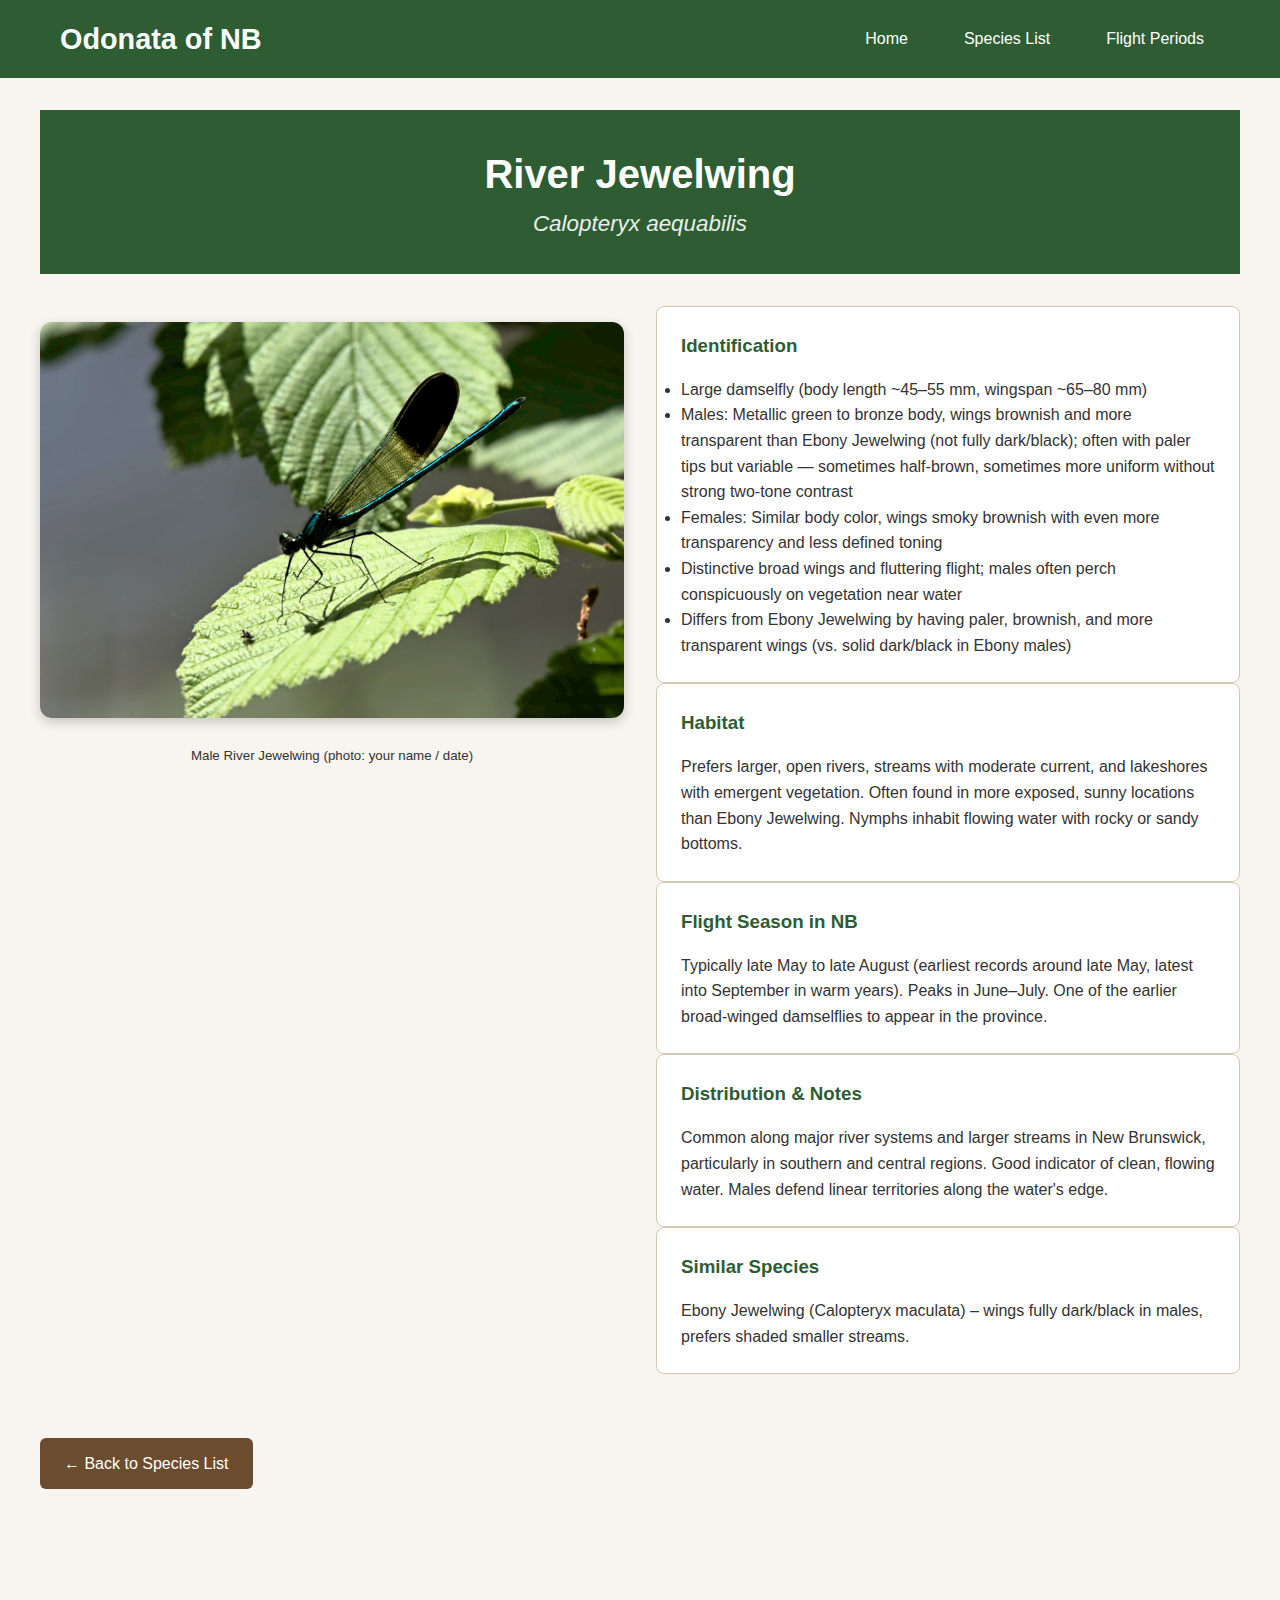
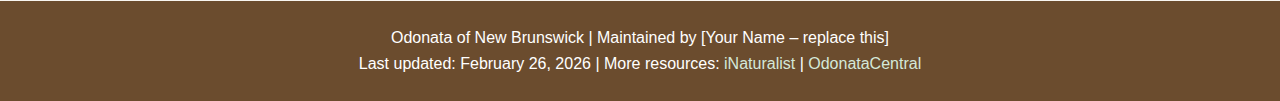
<file: species/river-jewelwing.html>
<!DOCTYPE html>
<html lang="en">
<head>
    <meta charset="UTF-8">
    <meta name="viewport" content="width=device-width, initial-scale=1.0">
    <title>River Jewelwing - Odonata of NB</title>
    <link rel="stylesheet" href="../css/style.css">
    <style>
        /* Page-specific styles – can move to main style.css later */
        .species-hero {
            text-align: center;
            padding: 2rem 0;
            background: #2e5d34;
            color: white;
        }
        .species-hero h1 {
            margin: 0;
            font-size: 2.5rem;
        }
        .species-hero em {
            font-size: 1.4rem;
            opacity: 0.9;
        }
        .content-grid {
            display: grid;
            grid-template-columns: 1fr 1fr;
            gap: 2rem;
            margin: 2rem 0;
        }
        .photos {
            text-align: center;
        }
        .photos img {
            max-width: 100%;
            border-radius: 12px;
            box-shadow: 0 4px 12px rgba(0,0,0,0.2);
            margin: 1rem 0;
        }
        .section {
            background: white;
            padding: 1.5rem;
            border-radius: 8px;
            border: 1px solid #d4c9b0;
        }
        .section h3 {
            color: #2e5d34;
            margin-bottom: 1rem;
        }
        .back-link {
            display: inline-block;
            margin: 2rem 0;
            padding: 0.8rem 1.5rem;
            background: #6b4c2e;
            color: white;
            text-decoration: none;
            border-radius: 6px;
        }
        .back-link:hover {
            background: #8a6640;
        }
        @media (max-width: 768px) {
            .content-grid {
                grid-template-columns: 1fr;
            }
        }
    </style>
</head>
<body>
    <header>
        <nav>
            <div class="container">
                <h1>Odonata of NB</h1>
                <ul>
                    <li><a href="../index.html">Home</a></li>
                    <li><a href="../profiles.html">Species List</a></li>
                    <li><a href="../flight.html">Flight Periods</a></li>
                </ul>
            </div>
        </nav>
    </header>

    <main class="container">
        <div class="species-hero">
            <h1>River Jewelwing</h1>
            <p><em>Calopteryx aequabilis</em></p>
        </div>

        <div class="content-grid">
            <div class="photos">
                <!-- Your uploaded image – path correct for species/ subfolder -->
                <img src="../images/river-jewelwing-male.jpg" alt="River Jewelwing male – metallic green body, brownish transparent wings">
                <p><small>Male River Jewelwing (photo: your name / date)</small></p>

                <!-- Add more images when ready, e.g. female or habitat -->
                <!-- <img src="../images/river-jewelwing-female.jpg" alt="River Jewelwing female"> -->
            </div>

            <div>
                <div class="section">
                    <h3>Identification</h3>
                    <ul>
                        <li>Large damselfly (body length ~45–55 mm, wingspan ~65–80 mm)</li>
                        <li>Males: Metallic green to bronze body, wings brownish and more transparent than Ebony Jewelwing (not fully dark/black); often with paler tips but variable — sometimes half-brown, sometimes more uniform without strong two-tone contrast</li>
                        <li>Females: Similar body color, wings smoky brownish with even more transparency and less defined toning</li>
                        <li>Distinctive broad wings and fluttering flight; males often perch conspicuously on vegetation near water</li>
                        <li>Differs from Ebony Jewelwing by having paler, brownish, and more transparent wings (vs. solid dark/black in Ebony males)</li>
                    </ul>
                </div>

                <div class="section">
                    <h3>Habitat</h3>
                    <p>Prefers larger, open rivers, streams with moderate current, and lakeshores with emergent vegetation. Often found in more exposed, sunny locations than Ebony Jewelwing. Nymphs inhabit flowing water with rocky or sandy bottoms.</p>
                </div>

                <div class="section">
                    <h3>Flight Season in NB</h3>
                    <p>Typically late May to late August (earliest records around late May, latest into September in warm years). Peaks in June–July. One of the earlier broad-winged damselflies to appear in the province.</p>
                </div>

                <div class="section">
                    <h3>Distribution & Notes</h3>
                    <p>Common along major river systems and larger streams in New Brunswick, particularly in southern and central regions. Good indicator of clean, flowing water. Males defend linear territories along the water's edge.</p>
                </div>

                <div class="section">
                    <h3>Similar Species</h3>
                    <p>Ebony Jewelwing (Calopteryx maculata) – wings fully dark/black in males, prefers shaded smaller streams.</p>
                </div>
            </div>
        </div>

        <a href="../profiles.html" class="back-link">← Back to Species List</a>
    </main>

    <footer>
        <div class="container">
            <p>Odonata of New Brunswick | Maintained by [Your Name – replace this]</p>
            <p>Last updated: February 26, 2026 | More resources: 
                <a href="https://www.inaturalist.org" target="_blank">iNaturalist</a> | 
                <a href="https://www.odonatacentral.org" target="_blank">OdonataCentral</a>
            </p>
        </div>
    </footer>
</body>
</html>
</file>
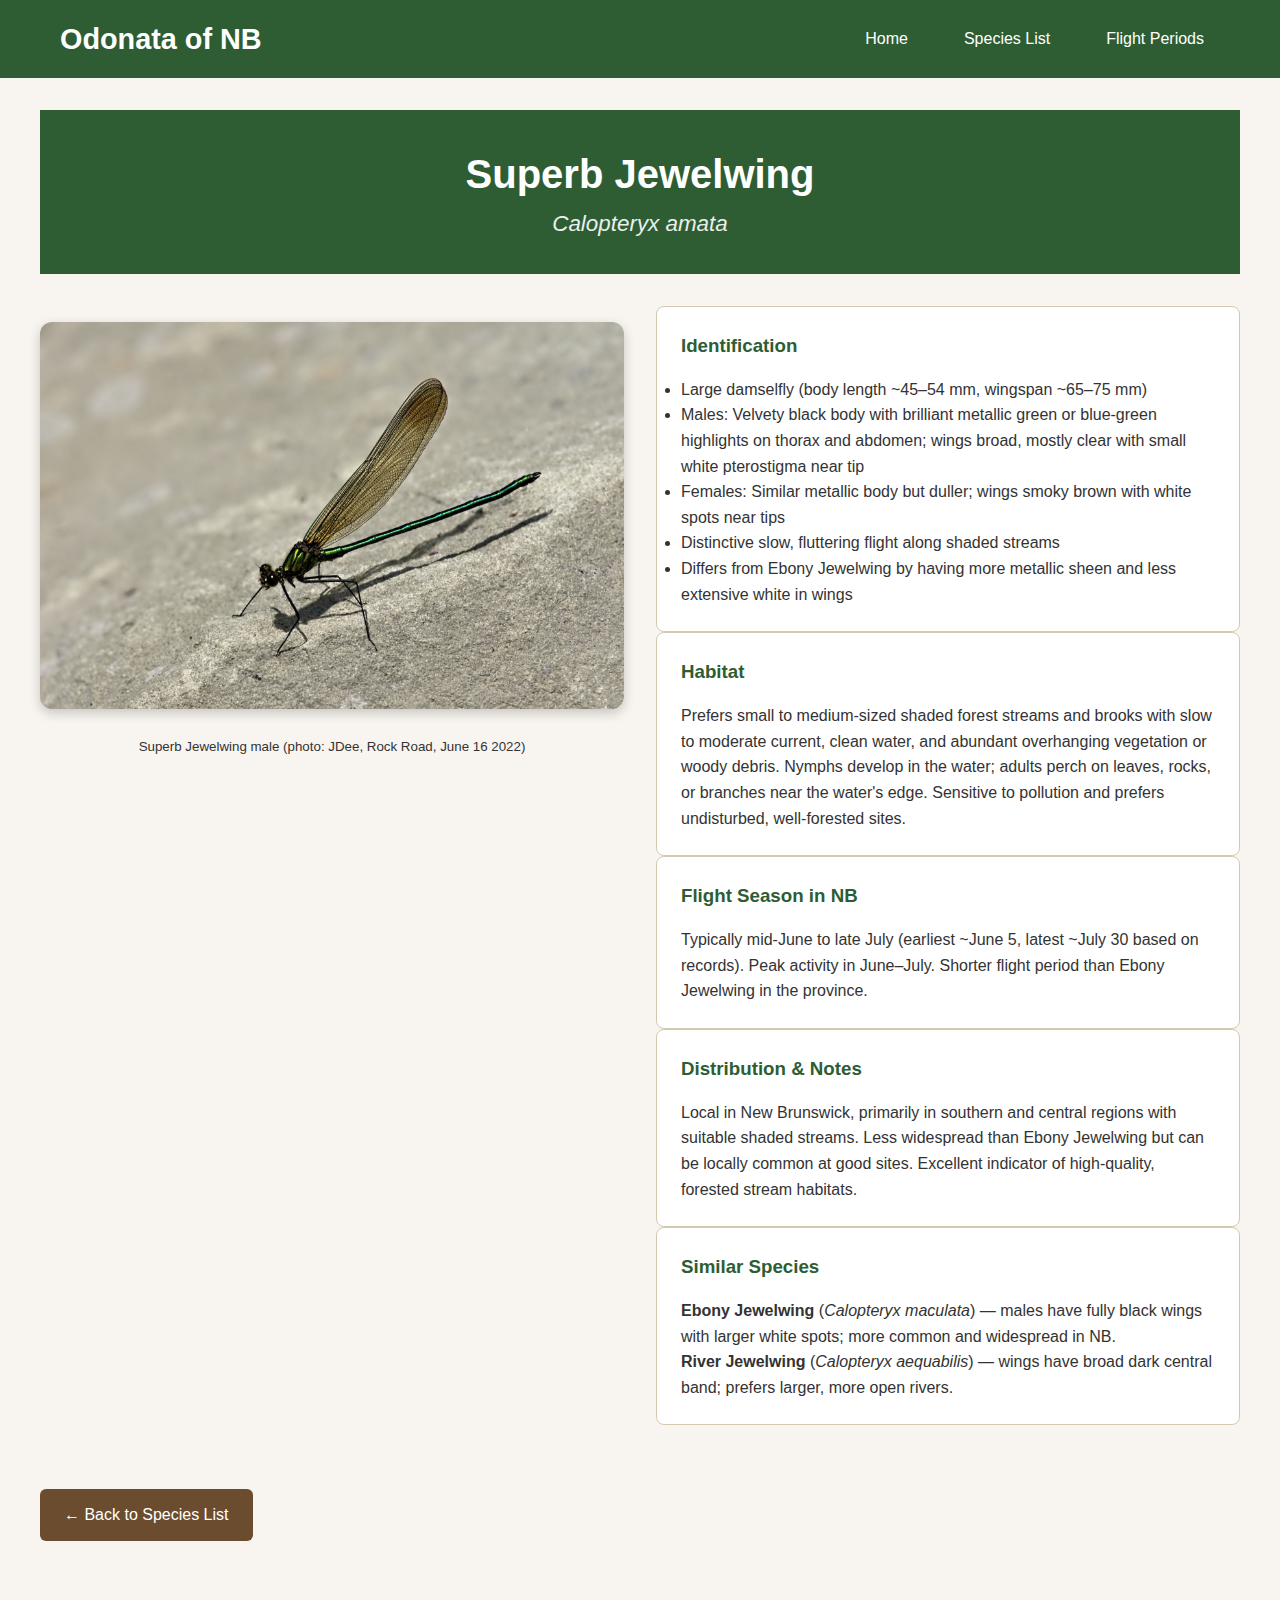
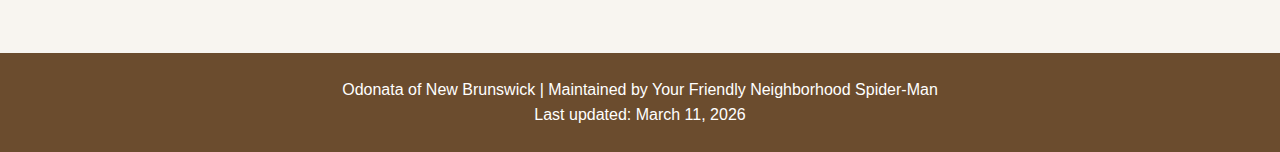
<file: species/superb-jewelwing.html>
<!DOCTYPE html>
<html lang="en">
<head>
    <meta charset="UTF-8">
    <meta name="viewport" content="width=device-width, initial-scale=1.0">
    <title>Superb Jewelwing - Odonata of NB</title>
    <link rel="stylesheet" href="../css/style.css">
    <style>
        /* Page-specific styles – can move to main style.css later */
        .species-hero {
            text-align: center;
            padding: 2rem 0;
            background: #2e5d34;
            color: white;
        }
        .species-hero h1 {
            margin: 0;
            font-size: 2.5rem;
        }
        .species-hero em {
            font-size: 1.4rem;
            opacity: 0.9;
        }
        .content-grid {
            display: grid;
            grid-template-columns: 1fr 1fr;
            gap: 2rem;
            margin: 2rem 0;
        }
        .photos {
            text-align: center;
        }
        .photos img {
            max-width: 100%;
            border-radius: 12px;
            box-shadow: 0 4px 12px rgba(0,0,0,0.2);
            margin: 1rem 0;
        }
        .section {
            background: white;
            padding: 1.5rem;
            border-radius: 8px;
            border: 1px solid #d4c9b0;
        }
        .section h3 {
            color: #2e5d34;
            margin-bottom: 1rem;
        }
        .back-link {
            display: inline-block;
            margin: 2rem 0;
            padding: 0.8rem 1.5rem;
            background: #6b4c2e;
            color: white;
            text-decoration: none;
            border-radius: 6px;
        }
        .back-link:hover {
            background: #8a6640;
        }
        @media (max-width: 768px) {
            .content-grid {
                grid-template-columns: 1fr;
            }
        }
    </style>
</head>
<body>
    <header>
        <nav>
            <div class="container">
                <h1>Odonata of NB</h1>
                <ul>
                    <li><a href="../index.html">Home</a></li>
                    <li><a href="../profiles.html">Species List</a></li>
                    <li><a href="../flight.html">Flight Periods</a></li>
                </ul>
            </div>
        </nav>
    </header>

    <main class="container">
        <div class="species-hero">
            <h1>Superb Jewelwing</h1>
            <p><em>Calopteryx amata</em></p>
        </div>

        <div class="content-grid">
            <div class="photos">
                <img src="../images/superb-jewelwing-1.jpg" alt="Superb Jewelwing male – velvety black with metallic green highlights">
                <p><small>Superb Jewelwing male (photo: JDee, Rock Road, June 16 2022)</small></p>
                
                <!-- Add female or additional image when ready -->
                <!-- <img src="../images/superb-jewelwing-female.jpg" alt="Superb Jewelwing female"> -->
                <!-- <p><small>Female Superb Jewelwing</small></p> -->
            </div>

            <div>
                <div class="section">
                    <h3>Identification</h3>
                    <ul>
                        <li>Large damselfly (body length ~45–54 mm, wingspan ~65–75 mm)</li>
                        <li>Males: Velvety black body with brilliant metallic green or blue-green highlights on thorax and abdomen; wings broad, mostly clear with small white pterostigma near tip</li>
                        <li>Females: Similar metallic body but duller; wings smoky brown with white spots near tips</li>
                        <li>Distinctive slow, fluttering flight along shaded streams</li>
                        <li>Differs from Ebony Jewelwing by having more metallic sheen and less extensive white in wings</li>
                    </ul>
                </div>

                <div class="section">
                    <h3>Habitat</h3>
                    <p>Prefers small to medium-sized shaded forest streams and brooks with slow to moderate current, clean water, and abundant overhanging vegetation or woody debris. Nymphs develop in the water; adults perch on leaves, rocks, or branches near the water's edge. Sensitive to pollution and prefers undisturbed, well-forested sites.</p>
                </div>

                <div class="section">
                    <h3>Flight Season in NB</h3>
                    <p>Typically mid-June to late July (earliest ~June 5, latest ~July 30 based on records). Peak activity in June–July. Shorter flight period than Ebony Jewelwing in the province.</p>
                </div>

                <div class="section">
                    <h3>Distribution & Notes</h3>
                    <p>Local in New Brunswick, primarily in southern and central regions with suitable shaded streams. Less widespread than Ebony Jewelwing but can be locally common at good sites. Excellent indicator of high-quality, forested stream habitats.</p>
                </div>

                <div class="section">
                    <h3>Similar Species</h3>
                    <p><strong>Ebony Jewelwing</strong> (<em>Calopteryx maculata</em>) — males have fully black wings with larger white spots; more common and widespread in NB.<br>
                    <strong>River Jewelwing</strong> (<em>Calopteryx aequabilis</em>) — wings have broad dark central band; prefers larger, more open rivers.</p>
                </div>
            </div>
        </div>

        <a href="../profiles.html" class="back-link">← Back to Species List</a>
    </main>

    <footer>
        <div class="container">
            <p>Odonata of New Brunswick | Maintained by Your Friendly Neighborhood Spider-Man</p>
            <p>Last updated: March 11, 2026</p>
        </div>
    </footer>
</body>
</html>
</file>
<file: css/style.css>
/* Reset & base */
* { margin:0; padding:0; box-sizing:border-box; }
body { font-family: 'Segoe UI', Tahoma, Geneva, Verdana, sans-serif; line-height:1.6; color:#333; background:#f8f5f0; }

.container { max-width:1200px; margin:0 auto; padding:0 20px; }

header nav { background:#2e5d34; color:white; padding:1rem 0; }
header nav .container { display:flex; justify-content:space-between; align-items:center; flex-wrap:wrap; }
header h1 { margin:0; font-size:1.8rem; }
nav ul { list-style:none; display:flex; gap:1.5rem; }
nav a { color:white; text-decoration:none; padding:0.5rem 1rem; border-radius:4px; }
nav a:hover, nav a.active { background:#6b4c2e; }

/* Hero / home */
.hero { background:#e8e3d9; padding:4rem 0; text-align:center; }
.hero h2 { color:#2e5d34; margin-bottom:1rem; }
.hero-images { margin-top:2rem; display:flex; gap:1rem; justify-content:center; flex-wrap:wrap; }
.hero-images img { max-width:320px; border-radius:8px; box-shadow:0 4px 8px rgba(0,0,0,0.2); }

/* Main content */
main.container { padding:2rem 0; }
h2, h3 { color:#2e5d34; margin-bottom:1rem; }
.group { margin-bottom:3rem; }
.card { background:white; border:1px solid #d4c9b0; border-radius:8px; padding:1rem; margin:1rem 0; max-width:500px; box-shadow:0 2px 6px rgba(0,0,0,0.1); }
.card img { max-width:100%; height:auto; border-radius:6px; }
.card h4 { margin:0.8rem 0 0.4rem; color:#6b4c2e; }

/* Table */
.table-wrapper { overflow-x:auto; }
table { width:100%; border-collapse:collapse; margin-top:1rem; background:white; }
th, td { padding:0.8rem; text-align:left; border:1px solid #d4c9b0; }
th { background:#2e5d34; color:white; }
tr:nth-child(even) { background:#f0ede5; }

/* Footer */
footer { background:#6b4c2e; color:white; text-align:center; padding:1.5rem 0; margin-top:3rem; }
footer a { color:#d4e8d9; text-decoration:none; }
footer a:hover { text-decoration:underline; }

/* Responsive */
@media (max-width:768px) {
    nav .container { flex-direction:column; }
    nav ul { margin-top:1rem; flex-direction:column; align-items:center; }
}
</file>
